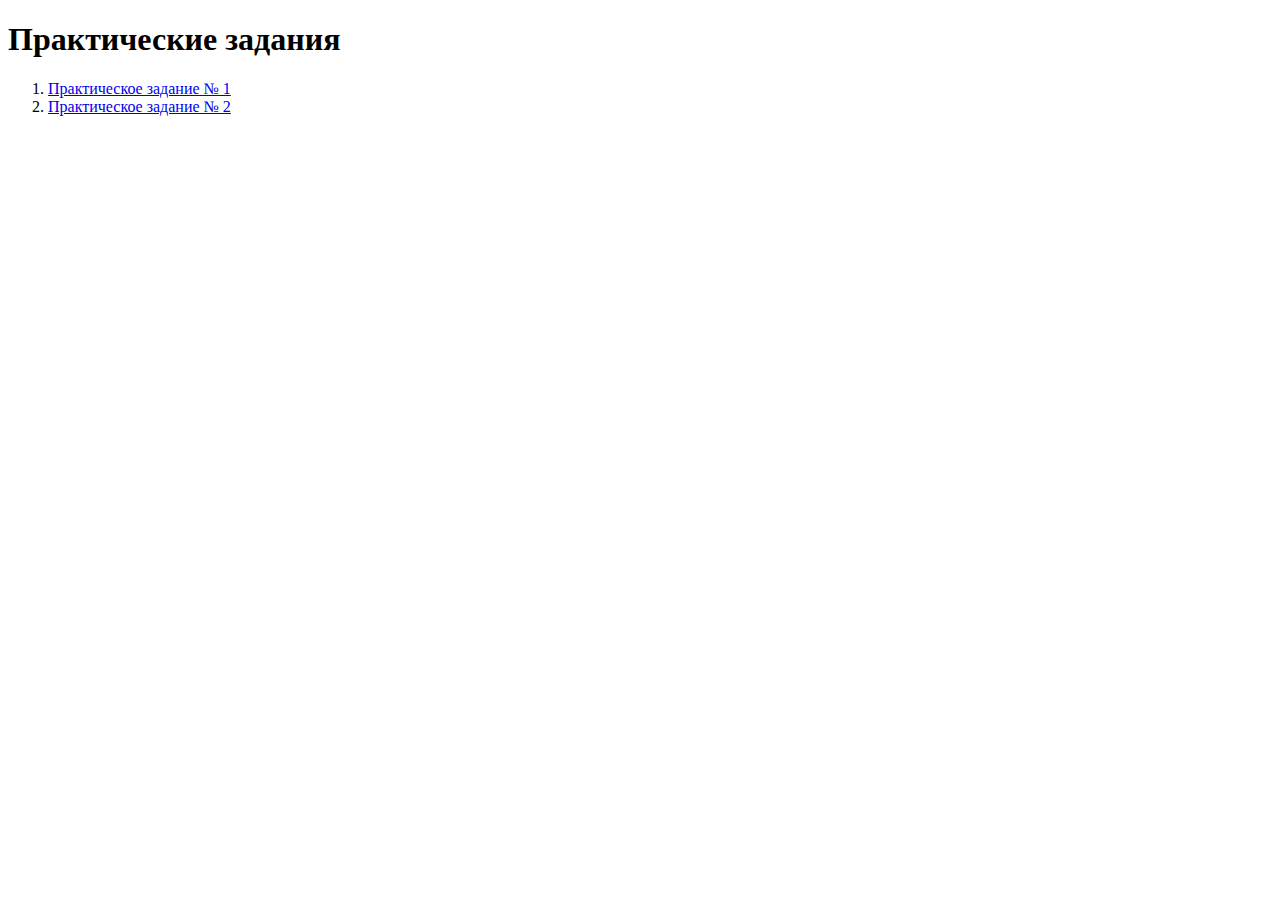
<file: index.html>
<!DOCTYPE html>
<html lang="en">
<head>
    <meta charset="UTF-8">
    <meta name="viewport" content="width=device-width, initial-scale=1.0">
    <title>Информация</title>
</head>
<body>
    <h1>Практические задания</h1>
    <ol>
        <li><a href="task1.html">Практическое задание № 1</a></li>
        <li><a href="task2.html">Практическое задание № 2</a></li>
    </ol>
</body>
</html>
</file>
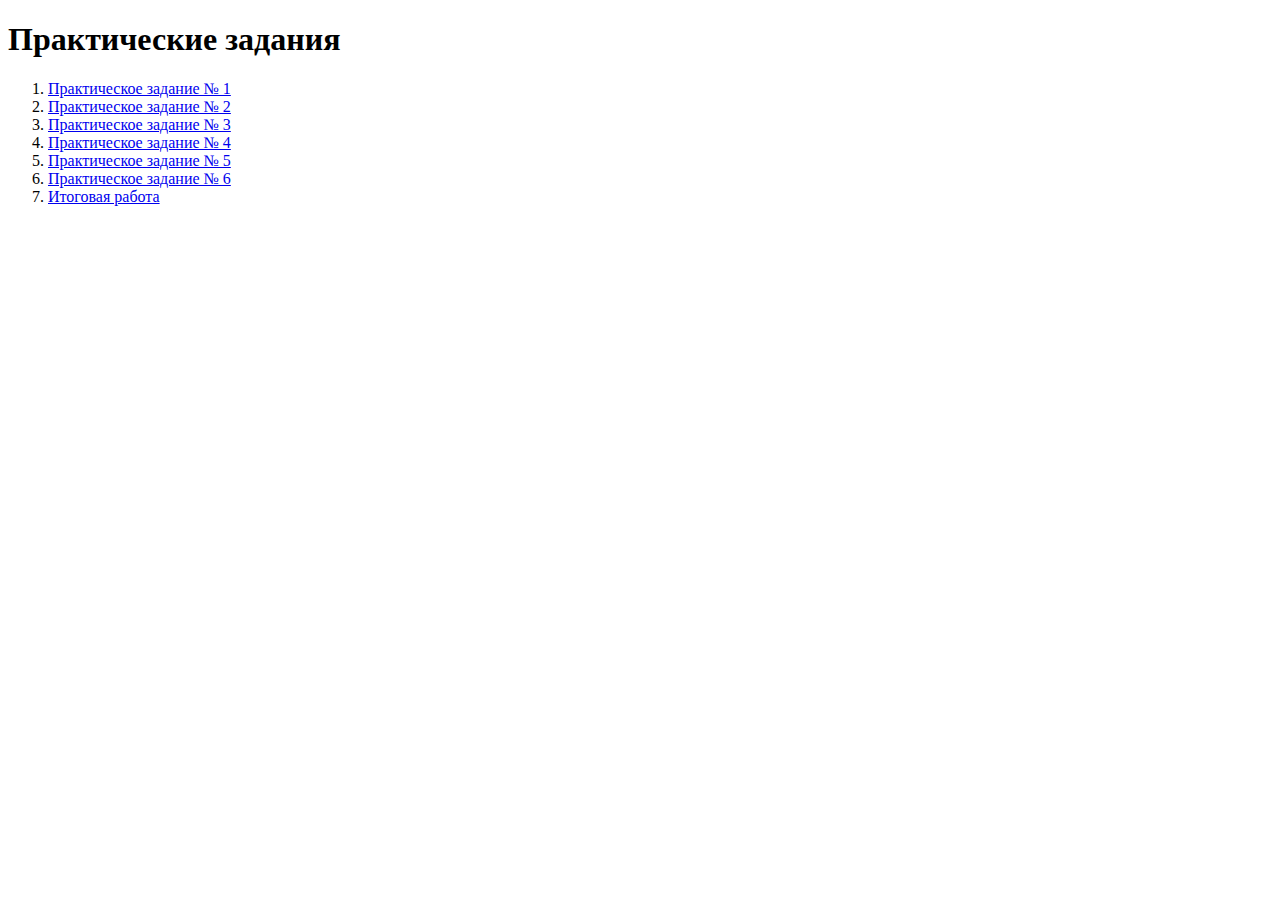
<file: Итоговая Чай/index.html>
<!DOCTYPE html>
<html lang="en">
<head>
    <meta charset="UTF-8">
    <meta name="viewport" content="width=device-width, initial-scale=1.0">
    <title>Информация</title>
</head>
<body>
    <h1>Практические задания</h1>
    <ol>
        <li><a href="task1.html">Практическое задание № 1</a></li>
        <li><a href="task2.html">Практическое задание № 2</a></li>
        <li><a href="task3.html">Практическое задание № 3</a></li>
        <li><a href="task4.html">Практическое задание № 4</a></li>
        <li><a href="task5.html">Практическое задание № 5</a></li>
        <li><a href="task6.html">Практическое задание № 6</a></li>
        <li><a href="Итоговая работа/index2.html">Итоговая работа</a></li>
    </ol>
</body>
</html>
</file>
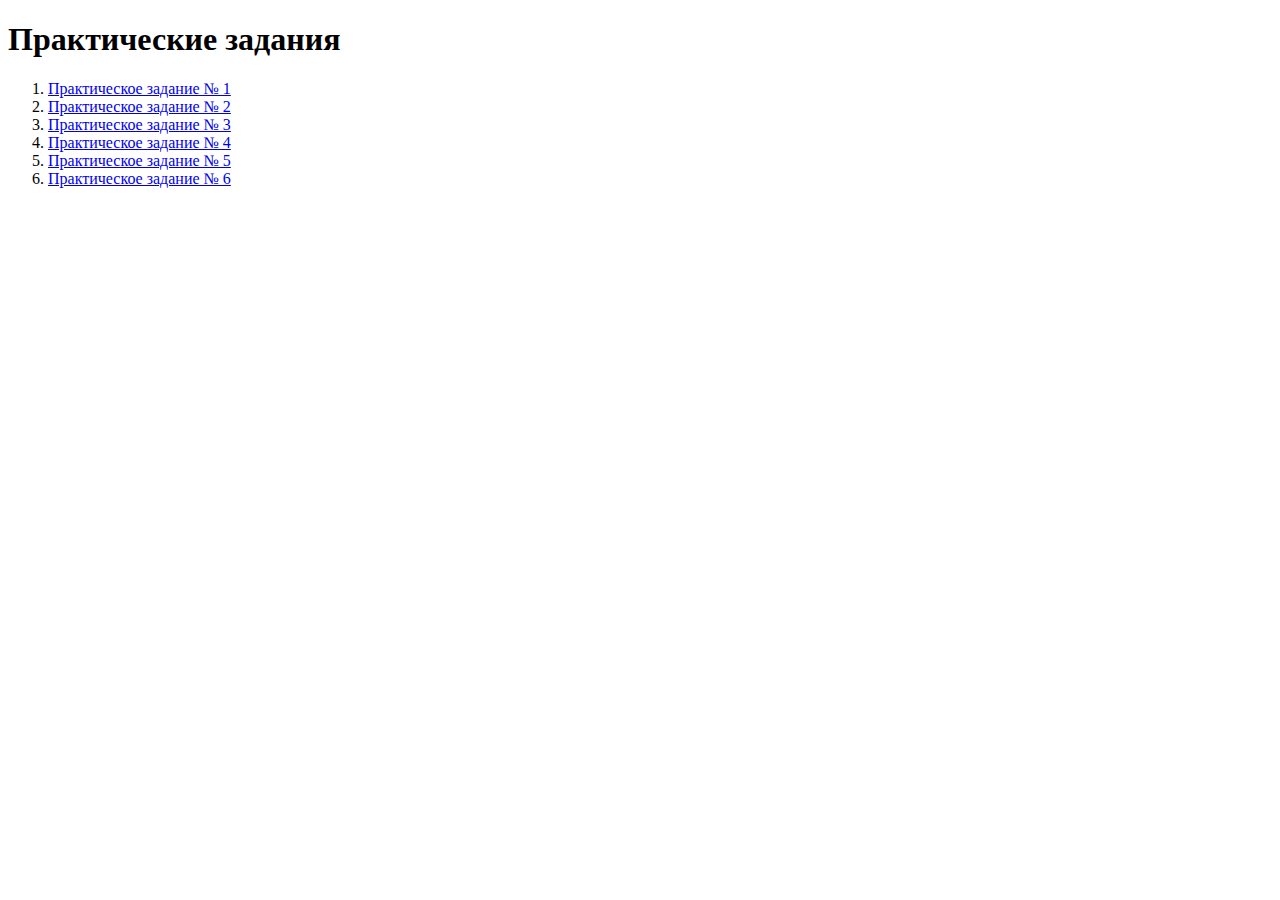
<file: Практическое 6/index.html>
<!DOCTYPE html>
<html lang="en">
<head>
    <meta charset="UTF-8">
    <meta name="viewport" content="width=device-width, initial-scale=1.0">
    <title>Информация</title>
</head>
<body>
    <h1>Практические задания</h1>
    <ol>
        <li><a href="task1.html">Практическое задание № 1</a></li>
        <li><a href="task2.html">Практическое задание № 2</a></li>
        <li><a href="task3.html">Практическое задание № 3</a></li>
        <li><a href="task4.html">Практическое задание № 4</a></li>
        <li><a href="task5.html">Практическое задание № 5</a></li>
        <li><a href="task6.html">Практическое задание № 6</a></li>
    </ol>
</body>
</html>
</file>
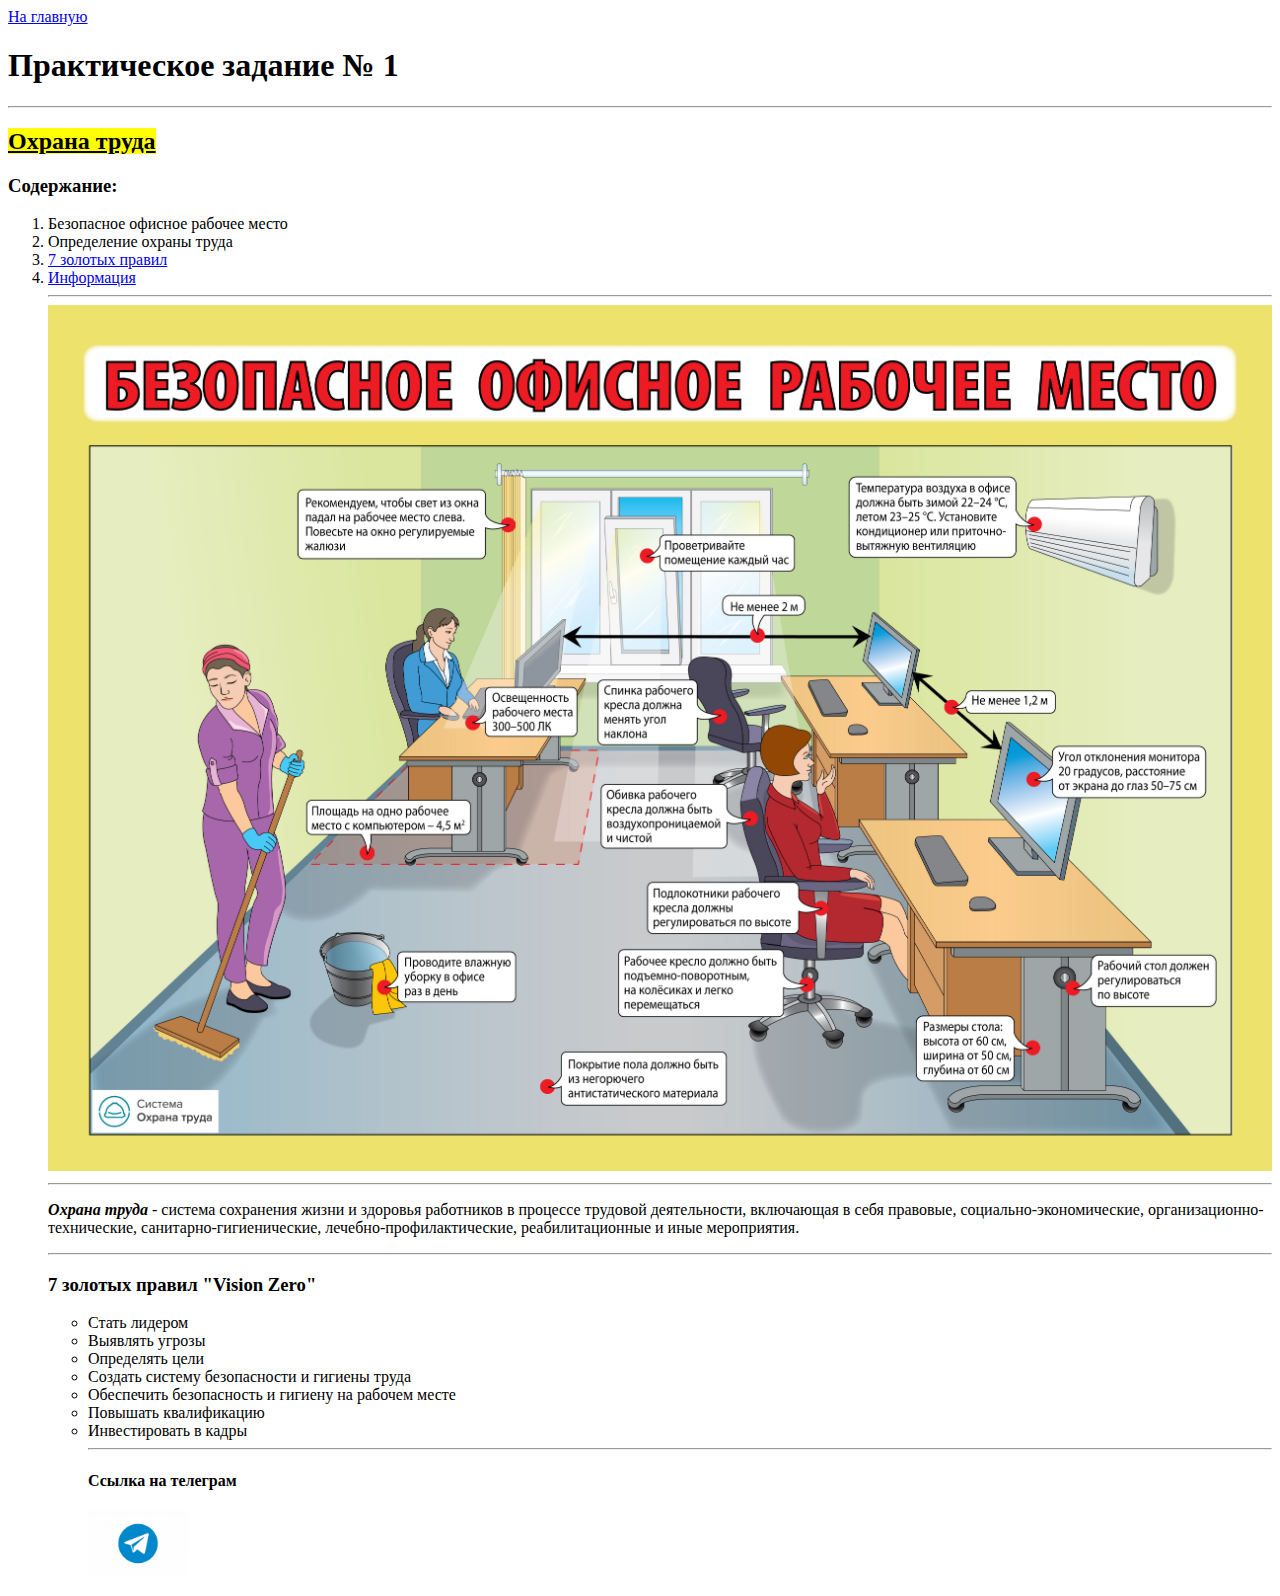
<file: task1.html>
<!DOCTYPE html>
<html lang="en">
<head>
    <meta charset="UTF-8">
    <meta name="viewport" content="width=device-width, initial-scale=1.0">
    <title>Информация</title>
</head>
<body>
    <a href="index.html">На главную</a>
  <h1>Практическое задание № 1</h1>  
  <hr>
  <h2><mark><u>Охрана труда</u></mark></h2>
  <h3>Содержание:</h3>
  <ol>
    <li>Безопасное офисное рабочее место</li>
    <li>Определение охраны труда</li>
    <li><a href="#7 золотых правил Vision Zero"> 7 золотых правил</a></li>
    <li><a href="#Информация"> Информация</a></li>
<hr>

<img width="100%" src="офис.jpg" alt="Охрана труда в офисе">
<hr>

<p><b><i>Охрана труда</i></b> - система сохранения жизни и здоровья работников в процессе 
    трудовой деятельности, включающая в себя правовые, социально-экономические, 
    организационно-технические, санитарно-гигиенические, лечебно-профилактические,
     реабилитационные и иные мероприятия.</p>
<hr>
<h3 id="7 золотых правил Vision Zero">7 золотых правил "Vision Zero"</h3>
<ul>
    <li>Стать лидером</li>
    <li>Выявлять угрозы</li>
    <li>Определять цели</li>
    <li>Создать систему безопасности и гигиены труда</li>
    <li>Обеспечить безопасность и гигиену на рабочем месте</li>
    <li>Повышать квалификацию</li>
    <li>Инвестировать в кадры</li>
<hr>
<h4 id="Информация">Ссылка на телеграм</h4>
<a href="https://t.me/ViktoriaTA15">
    <img width="100" src="Телеграм.jpg" alt="Ссылка на телеграм">
    </a><br>
 
</body>
</html>
</file>
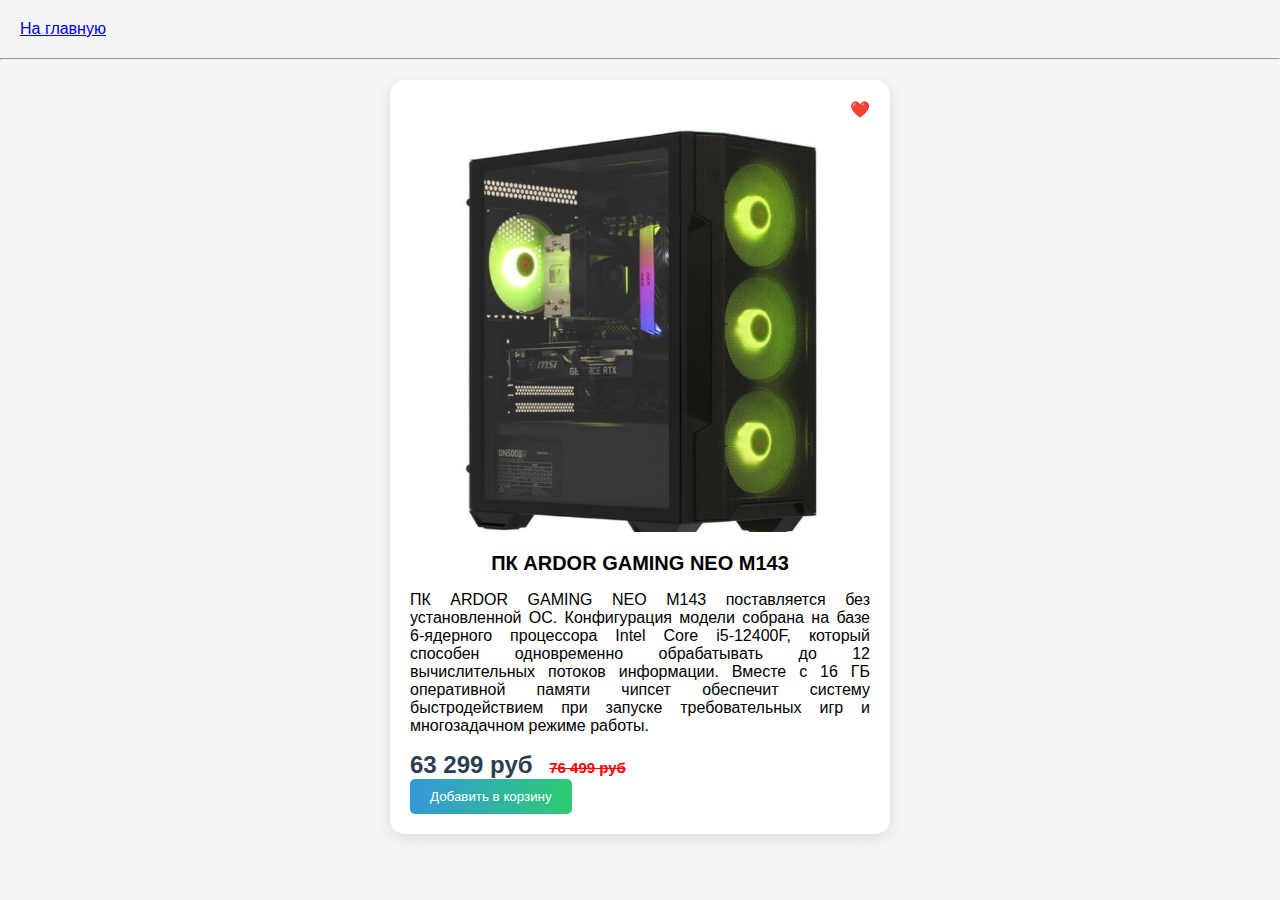
<file: task2.html>
<!DOCTYPE html>
<html lang="en">
<head>
    <meta charset="UTF-8">
    <meta name="viewport" content="width=device-width, initial-scale=1.0">
    <title>Карточка</title>
    <link rel="stylesheet" href="task2.css">
</head>
<body>
    <body>
        <a class="back-to-main" href="index.html">На главную</a>
        <hr>
<div class="card">
    <p class="favorite">
        <a href="#">❤️</a>
    </p>
    <img width="550px" src="компьютер.jpg" alt="Нет картинки">
    <h3>ПК ARDOR GAMING NEO M143</h3>
    <p class="info">ПК ARDOR GAMING NEO M143 поставляется без установленной ОС. Конфигурация модели собрана на базе 6-ядерного процессора Intel Core i5-12400F, который способен одновременно обрабатывать до 12 вычислительных потоков информации. Вместе с 16 ГБ оперативной памяти чипсет обеспечит систему быстродействием при запуске требовательных игр и многозадачном режиме работы.</p>
    <p class="price">63 299 руб <span class="old-price">76 499 руб</span></p>
    <button>Добавить в корзину</button>
    </div>
  
    
</body>
</html>
</file>
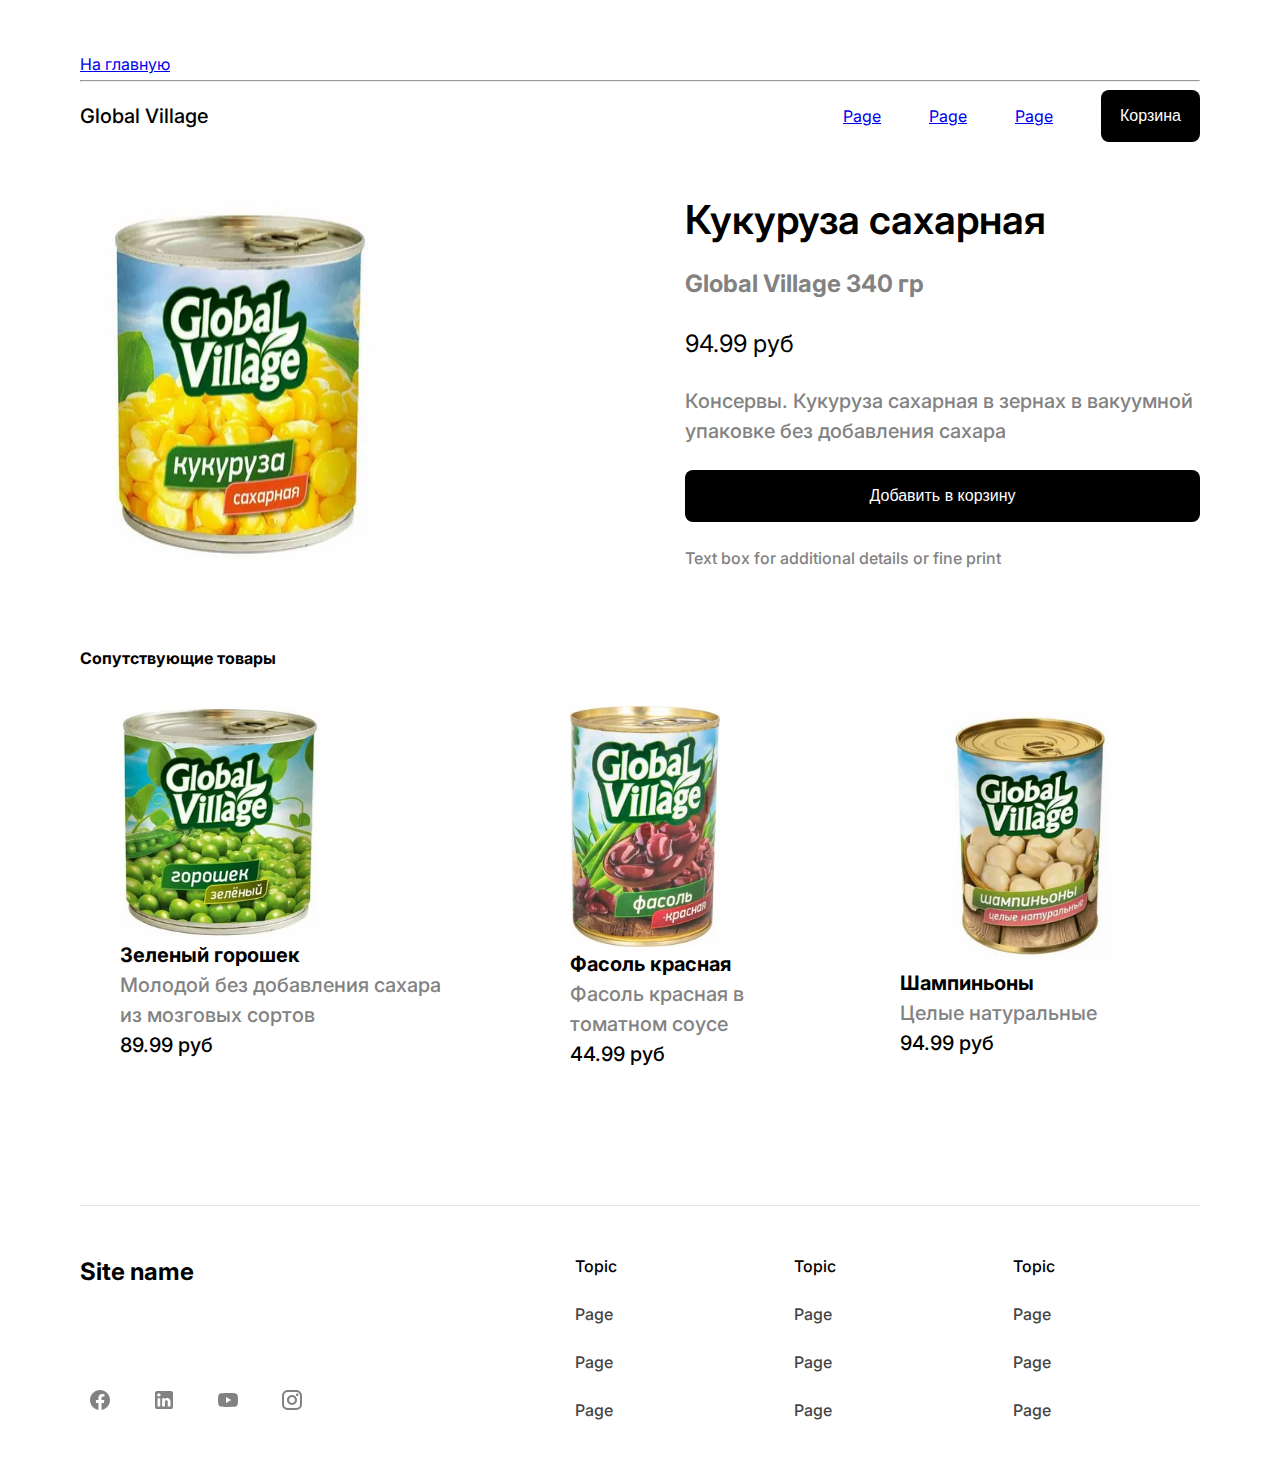
<file: task3.html>
<!DOCTYPE html>
<html lang="ru">
<head>
    <meta charset="UTF-8">
    <meta name="viewport" content="width=device-width, initial-scale=1.0">
    <title>Document</title>
    <link rel="stylesheet" href="css/reset.css">
 <link rel="stylesheet" href="css/task3.css">
</head>
<body>
    <a class="back-to-main" href="index.html">На главную</a>
        <hr>
   <header>
    <a class="logo" href="#">
    Global Village 
   </a>
   <nav>
    <a href="#">Page</a>
    <a href="#">Page</a>
    <a href="#">Page</a>
    <button>Корзина</button>
   </nav>
   </header>
<main>
<section class="hero-product">
    <img src="images/task3/кукуруза.png" alt="">
    <div class="hero-product-description">
        <h1>Кукуруза сахарная</h1>
        <h2>Global Village 340 гр</h2>
        <p class="hero-product-price">94.99 руб</p>
        <p class="hero-product-about">Консервы. Кукуруза сахарная в зернах в вакуумной упаковке без добавления сахара</p>
   <button>Добавить в корзину</button>
   <p class="hero-product-additional-details">Text box for additional details or fine print</p>
    </div>
</section>
<section class="proudcts">
    <h2>Сопутствующие товары</h2>
    <div class="product-cards">
        <figure class="product-card">
<img width="200px" src="images/task3/горох.png"">
<figcaption>
    <h3>Зеленый горошек</h3>
    <p class="product-card-about">Молодой без добавления сахара из мозговых сортов</p>
<p class="product-card-price">89.99 руб</p>
</figcaption>
        </figure>
<figure class="product-card">
<img width="150px" src="images/task3/фасоль.png" alt="">
<figcaption>
    <h3>Фасоль красная</h3>
    <p class="product-card-about">Фасоль красная в томатном соусе</p>
<p class="product-card-price">44.99 руб</p>
</figcaption>
        </figure>
        <figure class="product-card">
<img width="260px" src="images/task3/грибы.png" alt="">
<figcaption>
    <h3>Шампиньоны</h3>
    <p class="product-card-about">Целые натуральные</p>
<p class="product-card-price">94.99 руб</p>
</figcaption>
        </figure>
    </div>
</section>
</main>
 <footer>
    <div class="footer-info">
        <h2>Site name</h2>
        <div class="social-media">
            <a href="#"><img src="images/icons/Icon.svg" alt=""></a>
              <a href="#"><img src="images/icons/Icon-1.svg" alt=""></a>
                <a href="#"><img src="images/icons/Icon-2.svg" alt=""></a>
                  <a href="#"><img src="images/icons/Icon-3.svg" alt=""></a>
        </div>
    </div>
    <div class="footer-links">
        <ul class="footer-links-list">
           <h3>Topic</h3>
           <li><a href="#">Page</a></li> 
             <li><a href="#">Page</a></li>
               <li><a href="#">Page</a></li>
        </ul>
          <ul class="footer-links-list">
           <h3>Topic</h3>
           <li><a href="#">Page</a></li> 
             <li><a href="#">Page</a></li>
               <li><a href="#">Page</a></li>
        </ul>
          <ul class="footer-links-list">
           <h3>Topic</h3>
           <li><a href="#">Page</a></li> 
             <li><a href="#">Page</a></li>
               <li><a href="#">Page</a></li>
        </ul>
    </div>
 </footer>
</body>
</html>
</file>
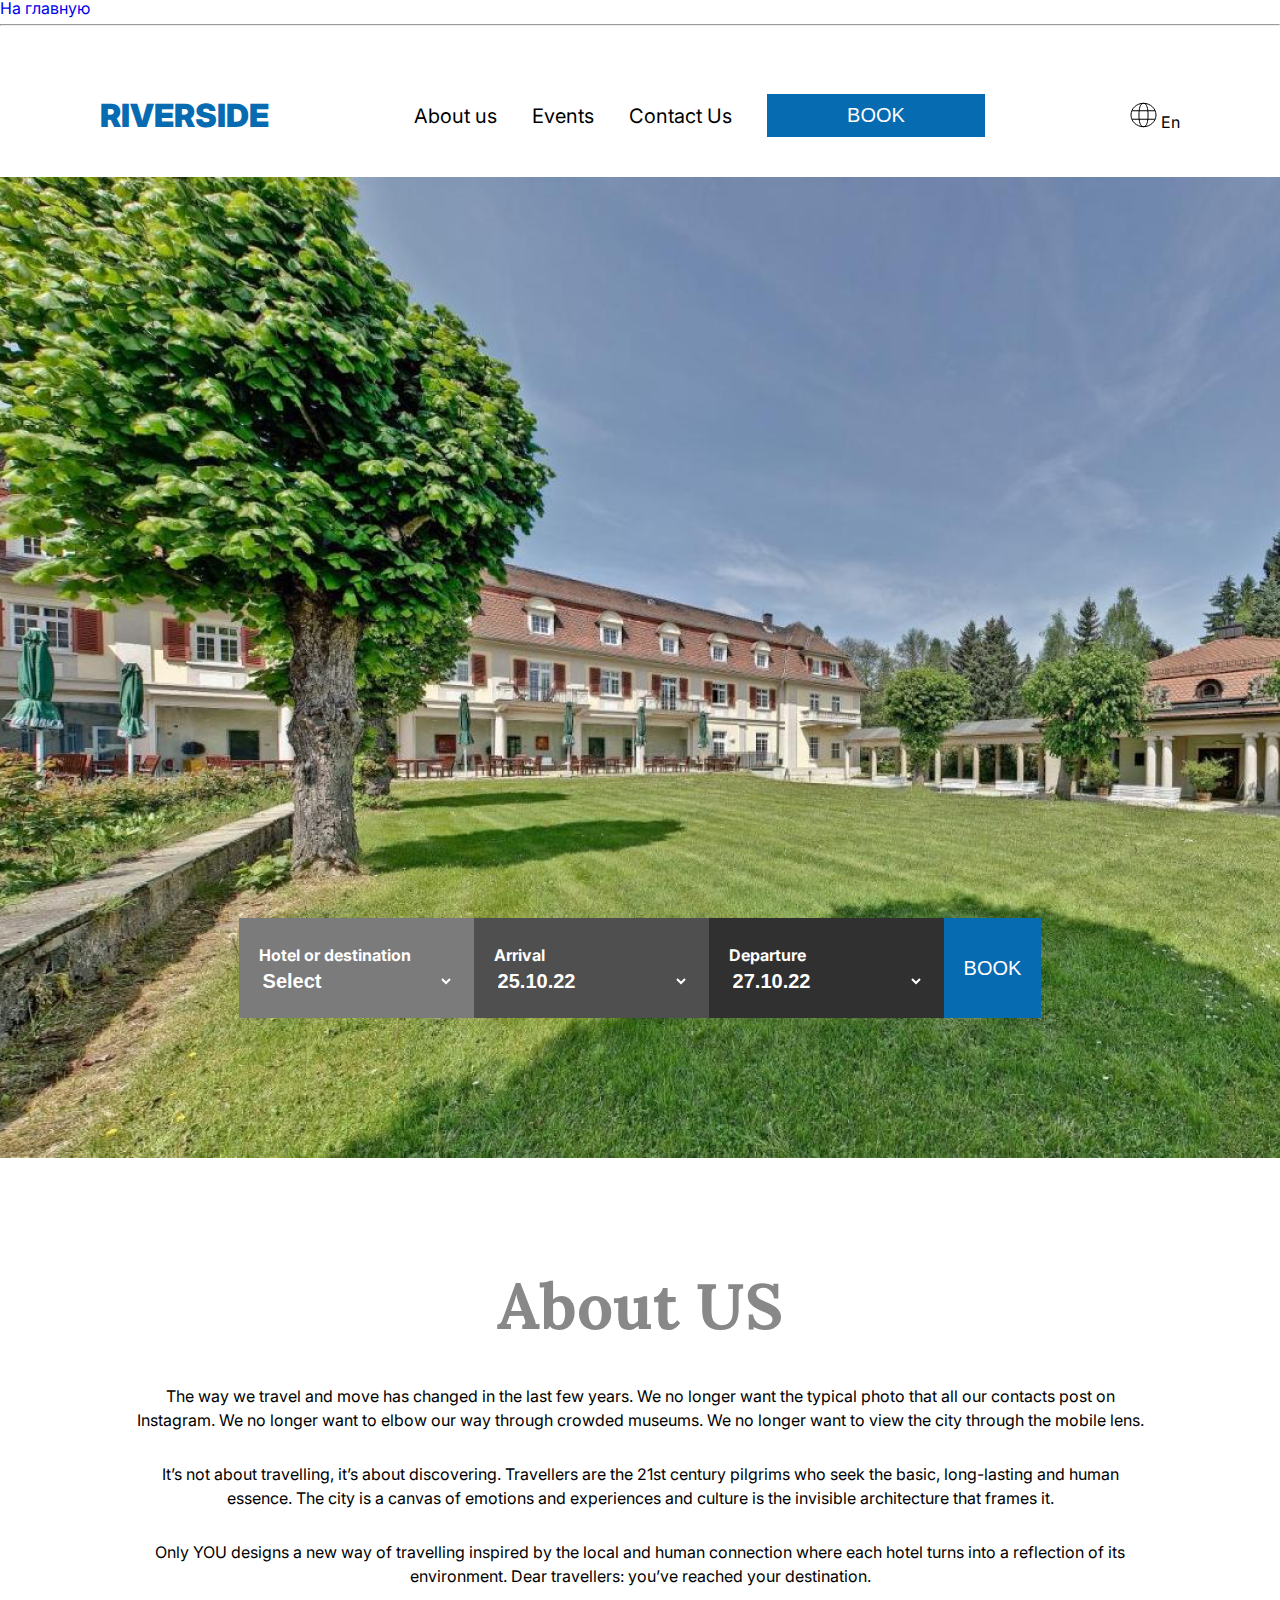
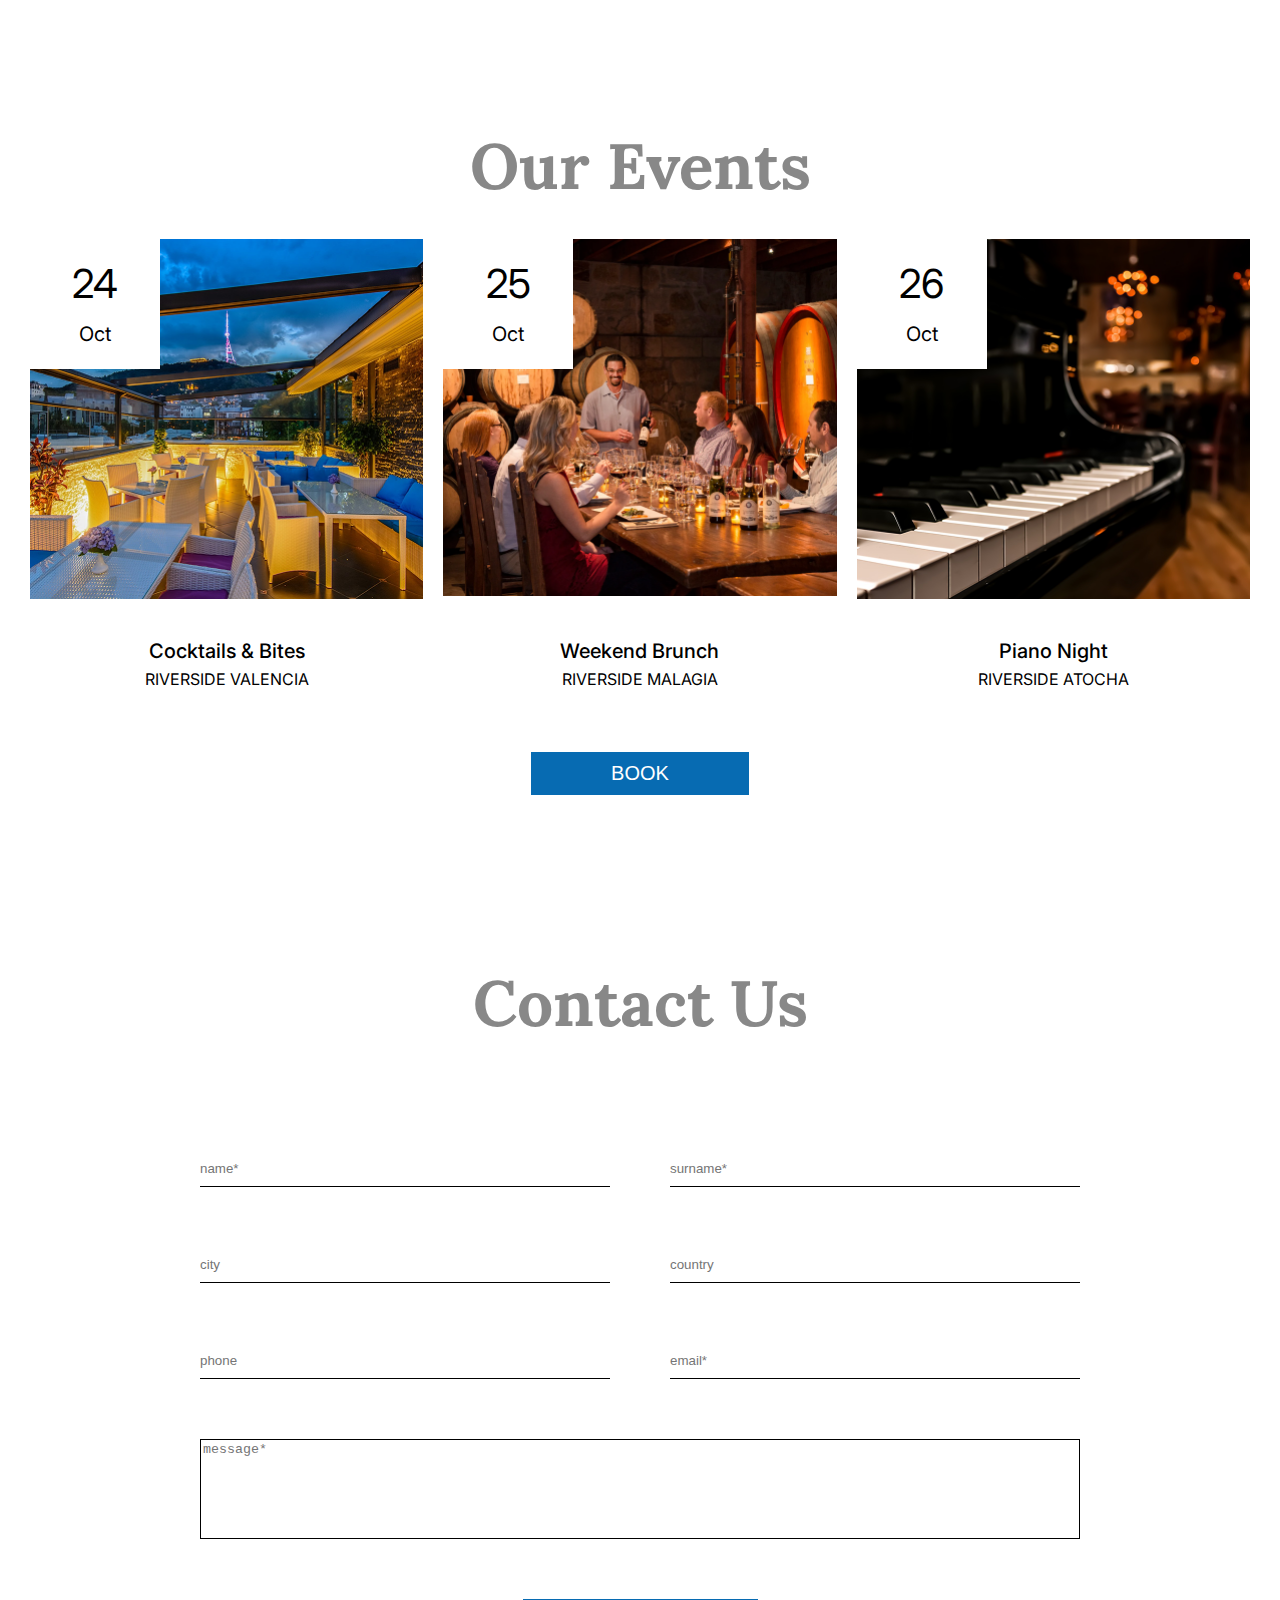
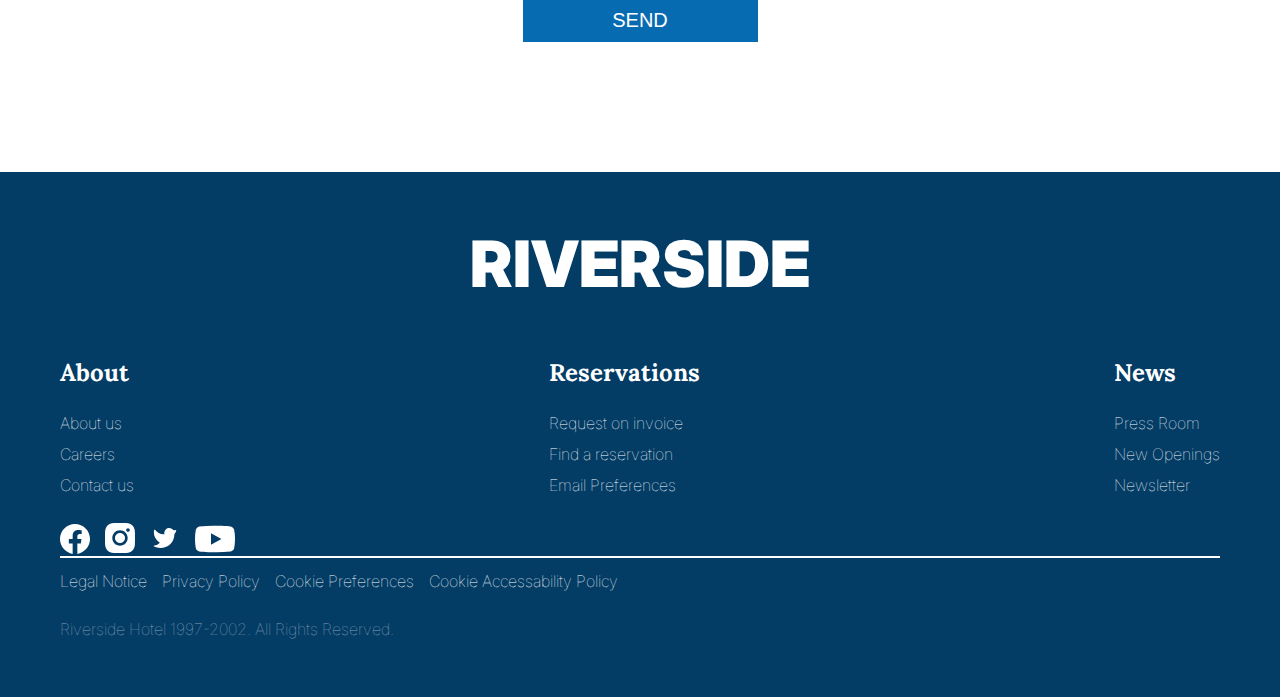
<file: task4.html>
<!DOCTYPE html>
<html lang="en">

<head>
    <meta charset="UTF-8">
    <meta name="viewport" content="width=device-width, initial-scale=1.0">
    <title>Document</title>
    <link rel="stylesheet" href="css/reset.css">
    <link rel="stylesheet" href="css/task4.css">
</head>

<body>
     <a class="back-to-main" href="index.html">На главную</a>
        <hr>
<header>
    <button class="burger-btn">
        <img src="images/icons/burger-menu.svg" alt="">
    </button>
    <a href="task4.html" class="logo">
Riverside
    </a>
<nav>
    <a href="#">About us</a>
    <a href="#">Events</a>
    <a href="#">Contact Us</a>
    <button>book</button>
</nav>
<div>
    <img src="images/icons/lang.svg" alt="Логотип">
    <span>En</span>
</div>
</header>
<main>
    <section class="hero">
        <div class="hero-choose">
            <h4>Hotel or destination</h4>
            <select name="" id="">
                <option value="">Select</option>
            </select>
        </div>
         <div class="hero-choose">
            <h4>Arrival</h4>
            <select name="" id="">
                <option value="">25.10.22</option>
            </select>
        </div>
         <div class="hero-choose">
            <h4>Departure</h4>
            <select name="" id="">
                <option value="">27.10.22</option>
            </select>
        </div>
         <button>book</button>
            </select>
        </div>
    </section>
    <section class="about-us">
        <h2 id="about-us">About US</h2>
        <p>The way we travel and move has changed in the last few years. We no longer want the typical photo that all our contacts post on Instagram. We no longer want to elbow our way through crowded museums. We no longer want to view the city through the mobile lens.</p>
        <p>It’s not about travelling, it’s about discovering. Travellers are the 21st century pilgrims who seek the basic, long-lasting and human essence. The city is a canvas of emotions and experiences and culture is the invisible architecture that frames it.</p>
        <p>Only YOU designs a new way of travelling inspired by the local and human connection where each hotel turns into a reflection of its environment. Dear travellers: you’ve reached your destination.</p>

    </section>
    <section class="our-events">
        <h2 id="our-events">Our Events</h2>
        <div class="cards">
            <div class="card">
                <img src="images/cards/card-1.png" alt="">
                <div class="card-body">
                    <h4>Cocktails & Bites</h4>
                    <p>Riverside Valencia</p>
                </div>
                <div class="card-date">
               <span class="card-date-day">24</span>
               <br>Oct
            </div>
            </div>
             <div class="card">
                <img src="images/cards/card-2.png" alt="">
                <div class="card-body">
                    <h4>Weekend Brunch</h4>
                    <p>Riverside Malagia</p>
                </div>
                <div class="card-date">
               <span class="card-date-day">25</span>
               <br>Oct
            </div>
            </div>
             <div class="card">
                <img src="images/cards/card-3.png" alt="">
                <div class="card-body">
                    <h4>Piano Night</h4>
                    <p>Riverside Atocha</p>
                </div>
                <div class="card-date">
               <span class="card-date-day">26</span>
               <br>Oct
            </div>
            </div>
        </div>
<button>Book</button>
    </section>
    <section class="contact-us">
        <h2 id="contact-us">Contact Us</h2>
        <form action="" class="contact-form">
            <div class="contact-form-fields">
            <input type="text" placeholder="name*"required>
             <input type="text" placeholder="surname*"required>
              <input type="text" placeholder="city">
               <input type="text" placeholder="country">
                <input type="tel" placeholder="phone">
                 <input type="email" placeholder="email*"required>
        </div>
        <textarea name="" id="" required placeholder="message*"></textarea>
        <button>Send</button>
        </form>
    </section>
</main>
<footer>
    <section class="footer-body">
    <h3>Riverside</h3>
    <div class="footer-body-links">
        <ul>
            <h4>About</h4>
            <li><a href="#">About us</a></li>
            <li><a href="#">Careers</a></li>
            <li><a href="#">Contact us</a></li>
        </ul>
<ul>
            <h4>Reservations</h4>
            <li><a href="#">Request on invoice</a></li>
            <li><a href="#">Find a reservation</a></li>
            <li><a href="#">Email Preferences</a></li>
        </ul>
        <ul>
            <h4>News</h4>
            <li><a href="#">Press Room</a></li>
            <li><a href="#">New Openings</a></li>
            <li><a href="#">Newsletter</a></li>
        </ul>
    </div>
    <div class="footer-social-media">
        <a href="#"><img src="images/icons/facebook.svg" alt=""></a>
        <a href="#"><img src="images/icons/instagram.svg" alt=""></a>
        <a href="#"><img src="images/icons/twitter.svg" alt=""></a>
        <a href="#"><img src="images/icons/youtube.svg" alt=""></a>
    </div>
    <div class="footer-policy">
       <a href="#">Legal Notice</a>
       <a href="#">Privacy Policy</a>
        <a href="#">Cookie Preferences</a>
        <a href="#">Cookie Accessability Policy</a>
</div>
    <p class="rights">
        Riverside Hotel 1997-2002. All Rights Reserved.
    </p>
    </section>
    
</footer>
</body>

</html>
</file>
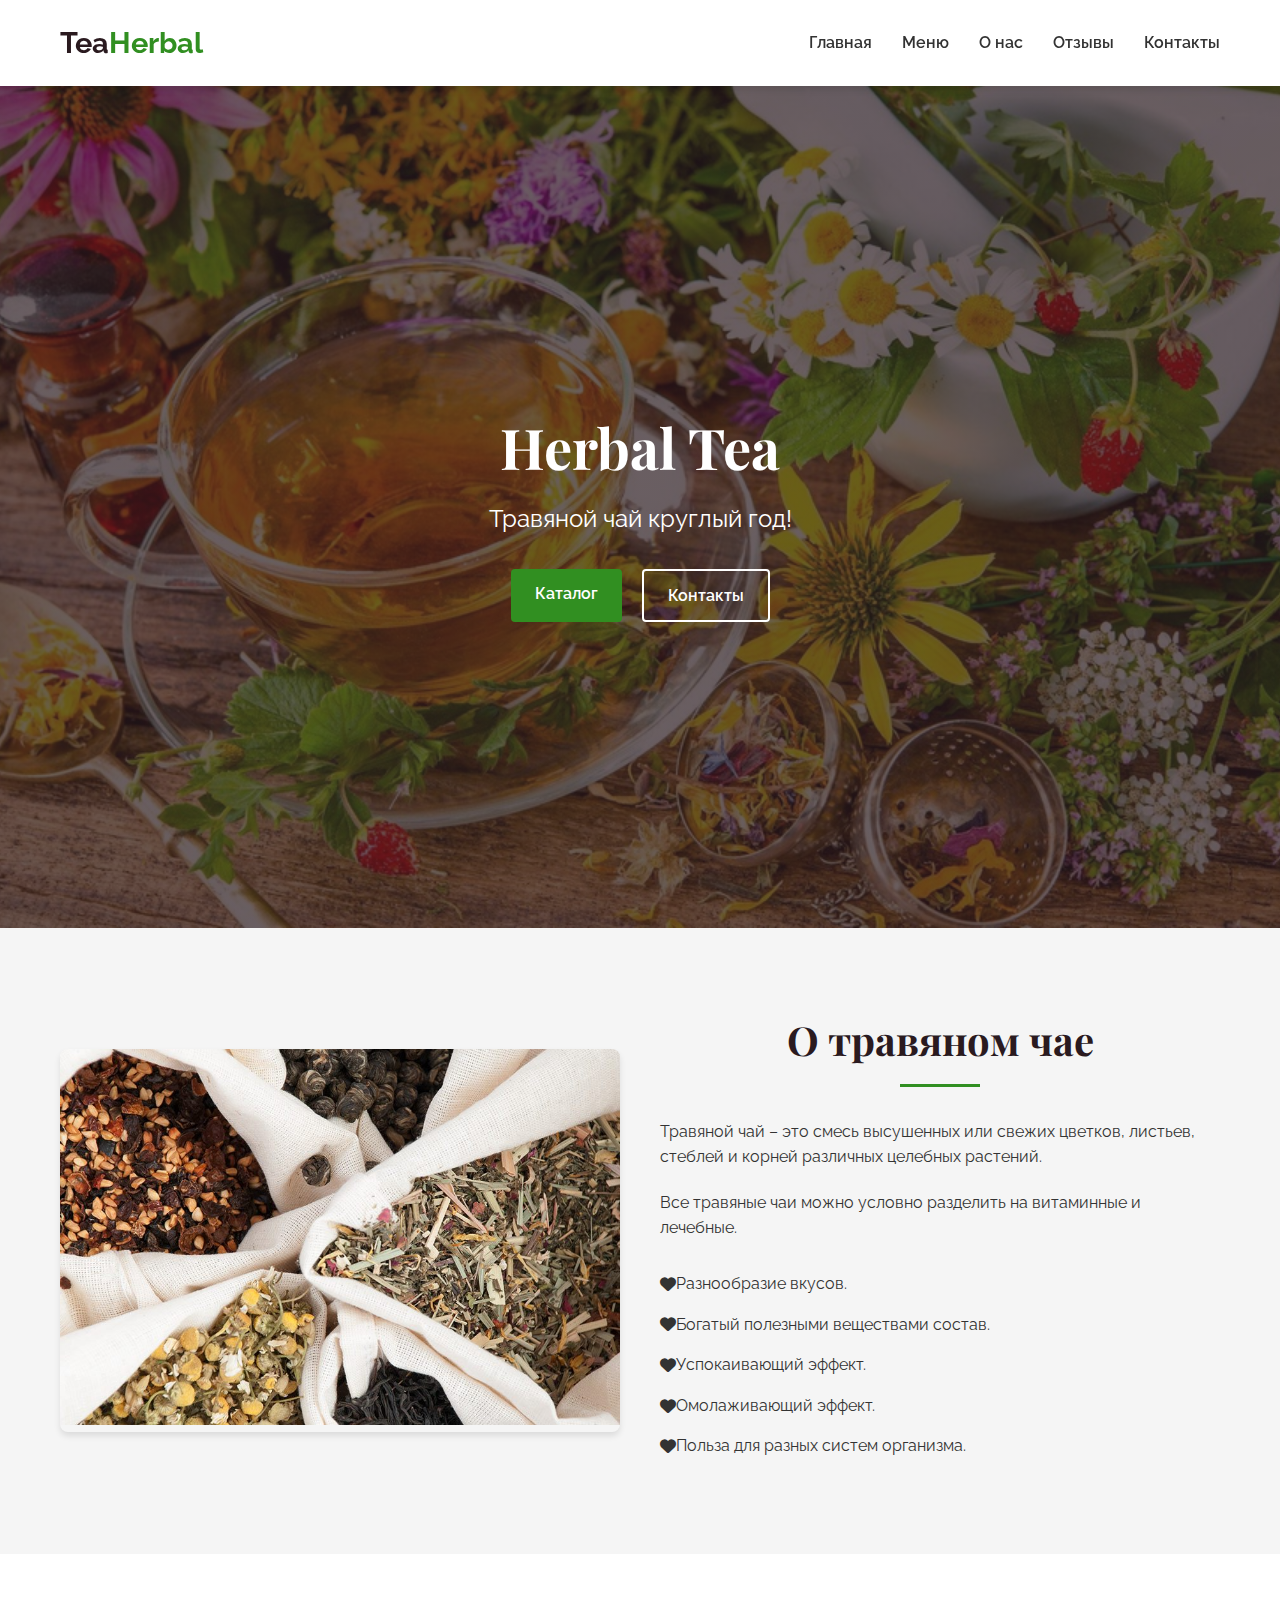
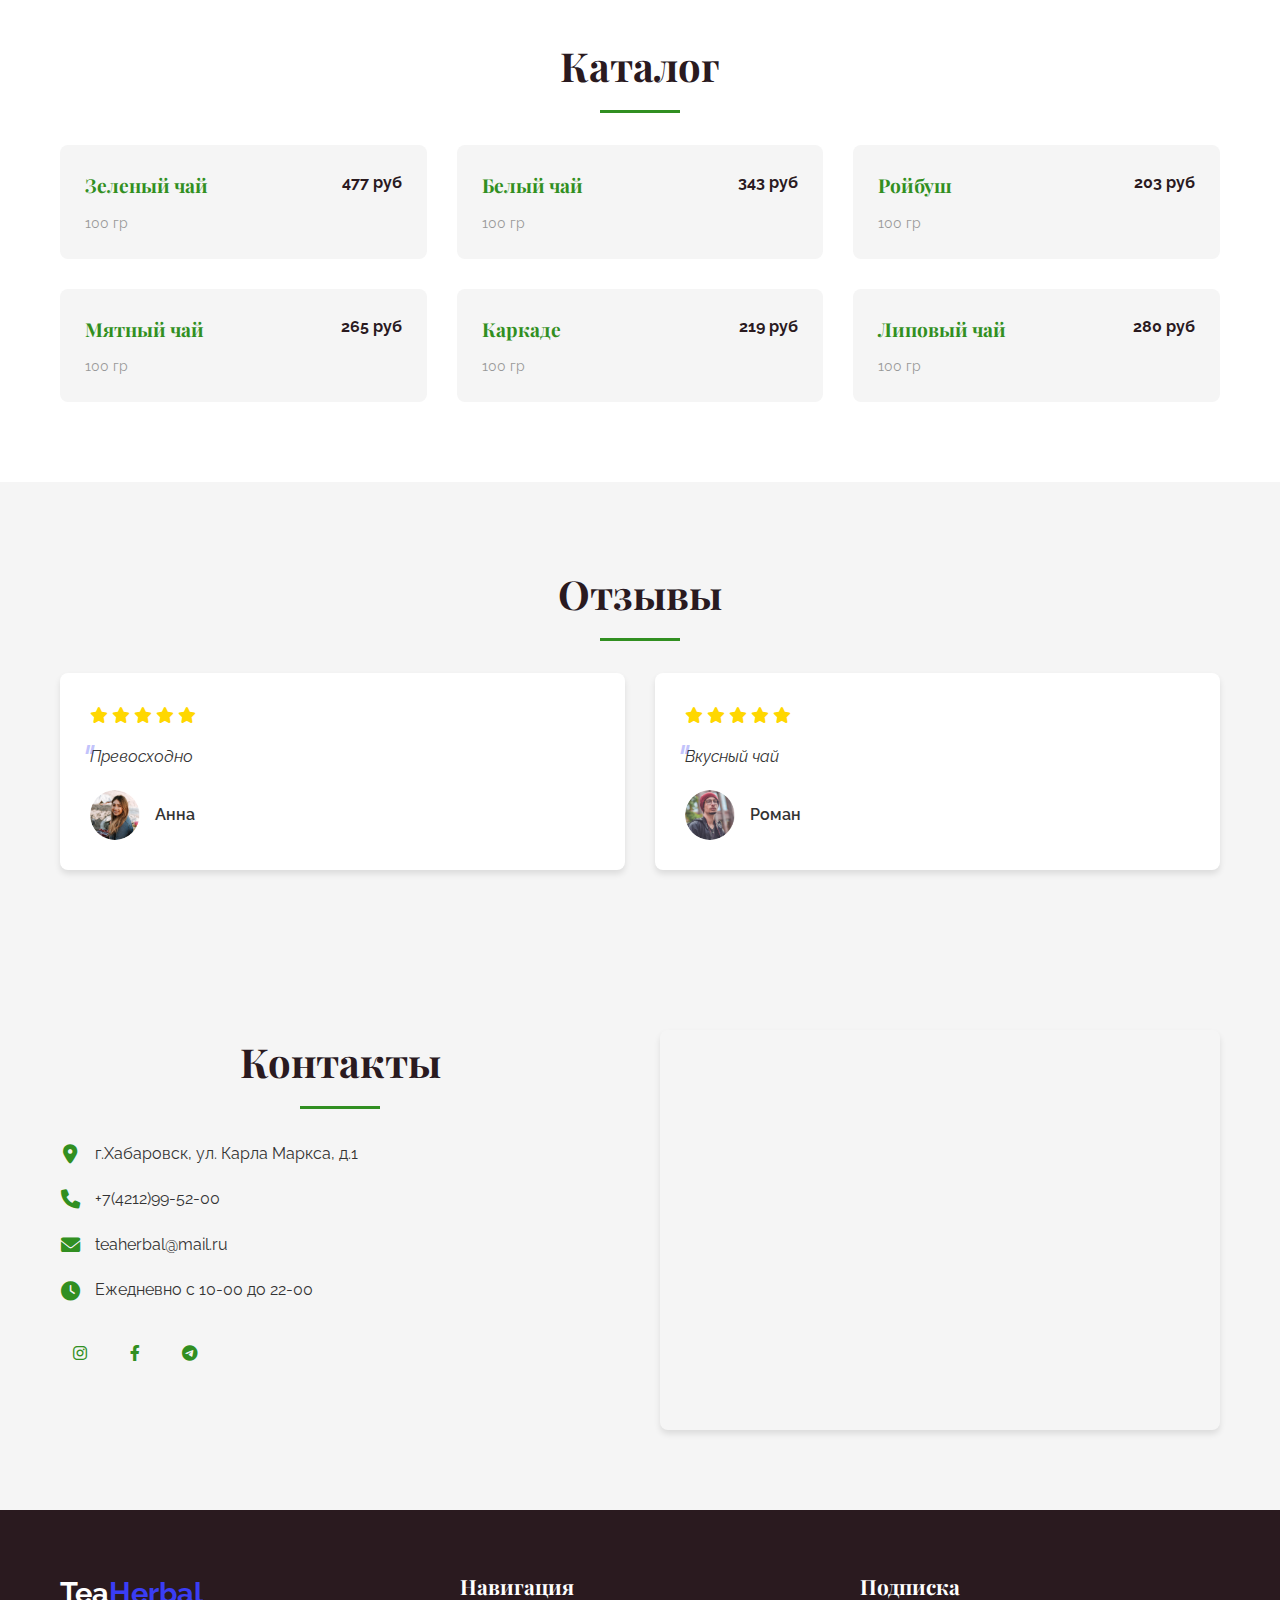
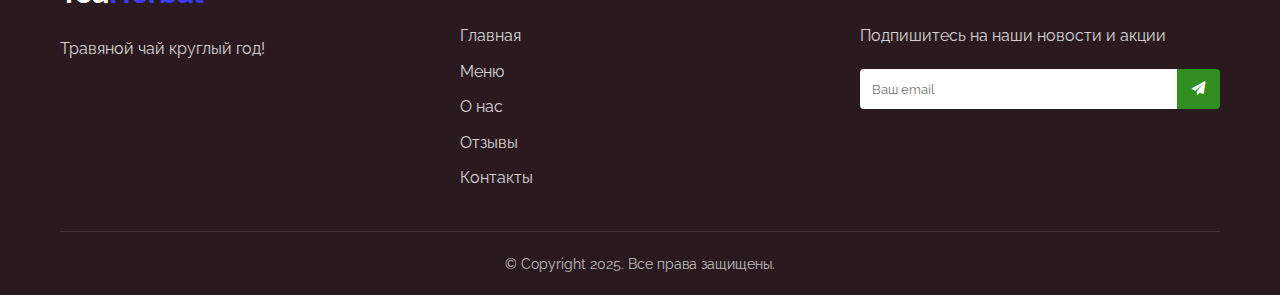
<file: Итоговая работа/index2.html>
<!DOCTYPE html>
<html lang="ru">

<head>
    <meta charset="UTF-8">
    <meta name="viewport" content="width=device-width, initial-scale=1.0">
    <title>Название сайта</title>

    <link
        href="https://fonts.googleapis.com/css2?family=Playfair+Display:wght@400;700&family=Raleway:wght@400;600&display=swap"
        rel="stylesheet">
    <link rel="stylesheet" href="https://cdnjs.cloudflare.com/ajax/libs/font-awesome/6.0.0-beta3/css/all.min.css">
    <link rel="stylesheet" href="css/reset.css">
    <link rel="stylesheet" href="css/styles.css">
</head>

<body>
    <a class="back-to-main" href="index.html">На главную</a>
    <hr>
<header class="header">
    <div class="container">
        <div class="header__inner">
            <a href="#" class="logo">Tea<span>Herbal</span></a>
                <nav class="nav">
                    <ul class="nav__list">
                        <li class="nav__item"><a href="#" class="nav__link">Главная</a></li>
                        <li class="nav__item"><a href="#menu" class="nav__link">Меню</a></li>
                        <li class="nav__item"><a href="#about" class="nav__link">О нас</a></li>
                        <li class="nav__item"><a href="#reviews" class="nav__link">Отзывы</a></li>
                        <li class="nav__item"><a href="#contacts" class="nav__link">Контакты</a></li>
                    </ul>
                </nav>
            <button class="menu-toggle" aria-label="Меню">
                <span class="menu-toggle__line"></span>
                <span class="menu-toggle__line"></span>
                <span class="menu-toggle__line"></span>
                </button>
        </div>
    </div>
</header>

<main class="main">
    <section class="hero">
        <div class="container">
            <h1 class="hero__title">Herbal Tea</h1>
            <p class="hero__subtitle">Травяной чай круглый год!</p>
            <div class="hero__buttons">
                <a href="#menu" class="btn btn--primary">Каталог</a>
                <a href="#contacts" class="btn btn--outline">Контакты</a>
            </div>
        </div>
    </section>

    <section id="about" class="about">
        <div class="container">
            <div class="about__inner">
                <div class="about__image">
                    <img src="images/bg-1.jpg" alt="">
                </div>
            <div class="about__content">
                <h2 class="section-title">О травяном чае</h2>
                <p class="about__text">Травяной чай – это смесь высушенных или свежих цветков, листьев, стеблей и корней различных целебных растений.</p>
                <p class="about__text">Все травяные чаи можно условно разделить на витаминные и лечебные.</p>
                    <ul class="about__features">
                        <li class="feature-item">
                       <i class="fa-solid fa-heart"></i>
                            <span>Разнообразие вкусов.</span>
                        </li>
                        <li class="feature-item">
                            <i class="fa-solid fa-heart"></i>
                            <span>Богатый полезными веществами состав.</span>
                        </li>
                        <li class="feature-item">
                            <i class="fa-solid fa-heart"></i>
                            <span>Успокаивающий эффект.</span>
                        </li>
                        <li class="feature-item">
                            <i class="fa-solid fa-heart"></i>
                        <span>Омолаживающий эффект.</span>
                        </li>
                        <li class="feature-item">
                            <i class="fa-solid fa-heart"></i>
                            <span>Польза для разных систем организма. </span>
                        </li>
                        </ul>
            </div>
            </div>
        </div>
    </section>

    <section id="menu" class="menu">
        <div class="container">
            <h2 class="section-title">Каталог</h2>
            <div class="menu__content active" id="coffee">
                <div class="menu__grid">
                    <div class="menu-item">
                        <div class="menu-item__header">
                            <h3 class="menu-item__title">Зеленый чай</h3>
                            <span class="menu-item__price">477 руб</span>
                        </div>
                            <p class="menu-item__description">100 гр</p>
                    </div>
                        <div class="menu-item">
                            <div class="menu-item__header">
                                <h3 class="menu-item__title">Белый чай</h3>
                                <span class="menu-item__price">343 руб</span>
                            </div>
                            <p class="menu-item__description">100 гр</p>
                        </div>
                        <div class="menu-item">
                            <div class="menu-item__header">
                                <h3 class="menu-item__title">Ройбуш</h3>
                                <span class="menu-item__price">203 руб</span>
                            </div>
                            <p class="menu-item__description">100 гр</p>
                        </div>
                        <div class="menu-item">
                            <div class="menu-item__header">
                                <h3 class="menu-item__title">Мятный чай</h3>
                                <span class="menu-item__price">265 руб</span>
                            </div>
                            <p class="menu-item__description">100 гр</p>
                        </div>
                        <div class="menu-item">
                            <div class="menu-item__header">
                                <h3 class="menu-item__title">Каркаде</h3>
                                <span class="menu-item__price">219 руб</span>
                            </div>
                            <p class="menu-item__description">100 гр</p>
                        </div>
                        <div class="menu-item">
                            <div class="menu-item__header">
                                <h3 class="menu-item__title">Липовый чай</h3>
                                <span class="menu-item__price">280 руб</span>
                            </div>
                            <p class="menu-item__description">100 гр</p>
                        </div>
                    </div>
                </div>

            </div>
        </section>

        <section id="reviews" class="reviews">
            <div class="container">
                <h2 class="section-title">Отзывы</h2>
                <div class="reviews__slider">
                    <div class="review">
                        <div class="review__rating">
                            <i class="fas fa-star"></i>
                            <i class="fas fa-star"></i>
                            <i class="fas fa-star"></i>
                            <i class="fas fa-star"></i>
                            <i class="fas fa-star"></i>
                        </div>
                        <p class="review__text">Превосходно </p>
                        <div class="review__author">
                            <img src="images/avatar/avatar-2.png" alt=""
                                class="review__photo">
                            <span class="review__name">Анна</span>
                        </div>
                    </div>
                    <div class="review">
                        <div class="review__rating">
                            <i class="fas fa-star"></i>
                            <i class="fas fa-star"></i>
                            <i class="fas fa-star"></i>
                            <i class="fas fa-star"></i>
                            <i class="fas fa-star"></i>
                        </div>
                        <p class="review__text">Вкусный чай</p>
                        <div class="review__author">
                            <img src="images/avatar/avatar-1.png" alt=""
                                class="review__photo">
                            <span class="review__name">Роман</span>
                        </div>
                    </div>
                    </div>
                </div>
        </section>

        <section id="contacts" class="contacts">
            <div class="container">
                <div class="contacts__inner">
                    <div class="contacts__info">
                        <h2 class="section-title">Контакты</h2>
                        <div class="contact-item">
                            <i class="fas fa-map-marker-alt contact-icon"></i>
                            <span>г.Хабаровск, ул. Карла Маркса, д.1</span>
                        </div>
                        <div class="contact-item">
                            <i class="fas fa-phone contact-icon"></i>
                            <span>+7(4212)99-52-00</span>
                        </div>
                        <div class="contact-item">
                            <i class="fas fa-envelope contact-icon"></i>
                            <span>teaherbal@mail.ru</span>
                        </div>
                        <div class="contact-item">
                            <i class="fas fa-clock contact-icon"></i>
                            <span>Ежедневно с 10-00 до 22-00</span>
                        </div>
                        <div class="social-links">
                            <a href="#" class="social-link" aria-label="Instagram"><i class="fab fa-instagram"></i></a>
                            <a href="#" class="social-link" aria-label="Facebook"><i class="fab fa-facebook-f"></i></a>
                            <a href="#" class="social-link" aria-label="Telegram"><i
                                    class="fab fa-telegram-plane"></i></a>
                        </div>
                    </div>
                    <div class="contacts__map">
                        <iframe src="https://www.google.com/maps/embed?pb=!1m18!1m12!1m3!1d2644.167725941604!2d135.09056807606476!3d48.4916756712848!2m3!1f0!2f0!3f0!3m2!1i1024!2i768!4f13.1!3m3!1m2!1s0x5efaea00df05b7d1%3A0x6838bb75a050d3b4!2z0YPQuy4g0JrQsNGA0LvQsCDQnNCw0YDQutGB0LAsIDEsINCl0LDQsdCw0YDQvtCy0YHQuiwg0KXQsNCx0LDRgNC-0LLRgdC60LjQuSDQutGA0LDQuSwgNjgwMDAw!5e0!3m2!1sru!2sru!4v1752248962898!5m2!1sru!2sru" width="600" height="450" style="border:0;" allowfullscreen="" loading="lazy" referrerpolicy="no-referrer-when-downgrade"></iframe>
                    </div>
                </div>
            </div>
        </section>
    </main>

    <footer class="footer">
        <div class="container">
            <div class="footer__inner">
                <div class="footer__logo">
                    <a href="#" class="logo">Tea<span>Herbal</span></a>
                    <p class="footer__text">Травяной чай круглый год!</p>
                </div>
                <div class="footer__nav">
                    <h3 class="footer__title">Навигация</h3>
                    <ul class="footer__list">
                        <li><a href="#" class="footer__link">Главная</a></li>
                        <li><a href="#menu" class="footer__link">Меню</a></li>
                        <li><a href="#about" class="footer__link">О нас</a></li>
                        <li><a href="#reviews" class="footer__link">Отзывы</a></li>
                        <li><a href="#contacts" class="footer__link">Контакты</a></li>
                    </ul>
                </div>
                <div class="footer__subscribe">
                    <h3 class="footer__title">Подписка</h3>
                    <p class="footer__text">Подпишитесь на наши новости и акции</p>
                    <form class="subscribe-form">
                        <input type="email" placeholder="Ваш email" class="subscribe-input">
                        <button type="submit" class="subscribe-btn"><i class="fas fa-paper-plane"></i></button>
                    </form>
                </div>
            </div>
            <div class="footer__bottom">
                <p class="footer__copyright">© Copyright 2025. Все права защищены.</p>
            </div>
        </div>
    </footer>


</body>

</html>
</file>
<file: task2.css>
*{
   font-family: Arial;
   margin: 0;
   padding: 0;
   box-sizing: border-box; 
    
}
.back-to-main{
    display: block;
    margin: 20px;
    width: max-content;

}
body{
    background: #f5f5f5;
}
.card{
    max-width: 500px;
    width: 100%;
    background: white;
    margin: 20px auto;
    padding: 20px;
    border-radius: 15px;
    box-shadow: 0px 5px 15px rgba(0, 0, 0, 0.1);
    transition: 0.3s;
     }
.card:hover{
       transform: scale(1.05); 
     }
.card .favorite{
    text-align: right;
}
.card .favorite a{
    text-decoration: none;
}
.card img{
width: 100%;
}
.card h3{
      margin: 16px 0px;  
      font-size: 20px;
      text-align:center;      
    }
.card .info{
        line-height: justify;
        margin: 16px 0px;
        text-align: justify;
    }
.card .price{
    color: #2c3e50;
        font-weight: bold;
        font-size: 24px;
            }
.card .old-price{
                font-size: 15px; 
                color: red;
                text-decoration: line-through;
                margin-left: 10px;
            }
.card button{
                background: linear-gradient(to right, #3498db, #2ecc71);
                color: white;
                padding: 10px 20px;
                border: none;
                border-radius: 5px;
                cursor: pointer;
            }
            
.card button:hover{
              filter: brightness(0.95);
            }
</file>
<file: css/task3.css>
@import url('https://fonts.googleapis.com/css2?family=Inter:ital,opsz,wght@0,14..32,100..900;1,14..32,100..900&display=swap');

*{
box-sizing: border-box;
}

body{
    font-family: "Inter", sans-serif;
    max-width: 1440px;
    margin: 0 auto;
    padding: 56px 80px;
}

header{
    display: flex;
    justify-content: space-between;
    align-items: center;
}
.logo, .header nav a, 
.hero-product-about, 
.hero-product-additional-details,
.product-card figcaption{
    color: black;
    text-decoration: none;
    font-weight: 500;
    font-size: 20px;
    line-height: 150%;
}
header nav{
    display: flex;
    gap: 48px;
    align-items: center;
}
header button, .hero-product-description button{
    background: black;
    color: white;
    width: 99px;
    height: 52px;
    border-radius: 8px;
    border: none;
    cursor: pointer;
    font-size: 16px;
    font-weight: 500;
}
.hero-product{
    margin: 56px 0px 80px;
    display: flex;
    justify-content: space-between;


}
.hero-product-description{
    display: flex;
    flex-direction: column;
    gap: 24px;
    max-width: 515px;
}
h1{
    font-size: 40px;
    font-weight: 600;
    line-height: 110%;
}

.hero-product-description h2, 
.hero-product-price,
.products h2,
.footer-info h2
{
    font-size: 24px;
    line-height: 150%;
}

.hero-product-description h2, 
.hero-product-about,
.hero-product-additional-details,
.product-card-about{
    color: #828282;
}

.hero-product-description button{
width: unset;
}
.hero-product-additional-details{
    font-size: 16px;
}

.product-cards{
margin: 24px 0px 120px;
display: flex;
gap: 32px;
}

.product-card{
flex: auto;
}

footer{
    display: flex;
    justify-content: space-between;
    border-top: 1px solid #E6E6E6;
    padding-top: 48px;
}

.footer-links{
    display: flex;
    gap: 32px;
}

.footer-links-list{
    display: flex;
    flex-direction: column;
    gap: 24px;
    width: 187px;

}
.footer-links-list a, .footer-links h3{
    font-weight: 500;
    line-height: 150%;
    color: #454545;
    text-decoration: none;
}
.footer-links h3{
    color:black;
}
.footer-info{
    display: flex;
    justify-content: space-between;
    flex-direction: column;
}
.social-media{
    display: flex;
    align-items: center;
    gap: 24px;
}
.social-media img:hover{
    filter: brightness(50%);
}
</file>
<file: css/task4.css>
@import url('https://fonts.googleapis.com/css2?family=Inter:ital,opsz,wght@0,14..32,100..900;1,14..32,100..900&family=Lora:ital,wght@0,400..700;1,400..700&display=swap');
*{
    box-sizing: border-box;
}
body{
   font-family: "Inter", sans-serif;
}

a{
    text-decoration: none;
}
header{
    max-width: 1500px;
    margin: 0 auto;
    padding: 60px 100px 40px;
    display: flex;
    align-items: center;
    justify-content: space-between;
}

.logo{
    font-size: 32px;
    text-transform: uppercase;
    font-weight: 900;
    color: #076bb2;
}

nav{
    display: flex;
    align-items: center;
    gap: 35px;
}

nav a{
    color: black;
    font-size: 20px;

}

button{
    background: #076bb2;
    color: white;
    border: none;
    text-transform: uppercase;
    padding: 10px 80px;
    font-size: 20px;
    cursor: pointer;
}
.lang{
    display: flex;
    align-items: center;
    gap: 30px;
}

.burger-btn{
    background: transparent;
    padding: 0;
    display: none;
}

.hero{
    height: 981px;
    background: url(../images/hero.png);
    background-size: cover;
    display: flex;
    align-items: end;
    justify-content: center;
    padding-bottom: 140px;
}

.hero-choose{
    padding: 24px 20px;
    width: 235px;
    height: 100px;
    color: white;
    display: flex;
    flex-direction: column;
    justify-content: center;
    }
    .hero-choose:nth-child(1){
        background: #7b7b7b;
    }
     .hero-choose:nth-child(2){
        background: #504f4f;
    }
     .hero-choose:nth-child(3){
        background: #303030;
    }
    .hero-choose h4{
        line-height: 160%;
    }
    .hero-choose select{
        background: transparent;
        border: none;
        color: white;
        font-size: 20px;
        font-weight: 600;
    }

    .hero button{
        height: 100px;
        padding: 20px;

    }

    .about-us{
        margin: 100px auto;
        max-width: 1080px;
        padding: 0px 30px;
        line-height: 150%;
        text-align: center;
    }
    h2{
        font-size: 64px;
        color: #888;
        font-family: "Lora", serif;
        font-weight: 700;
        line-height: 150%;
        text-align: center;
    }

    .about-us p{
        margin: 30px 0px;
    }

.our-events{
    text-align: center;
    padding: 30px;
}
    .cards{
        display: grid;
        grid-template-columns: repeat(3, 1fr);
        max-width: 1300px;
        margin: 25px auto;
        gap: 20px;

    }
.card{
    position: relative;
}
.card-date{
    position: absolute;
    top: 0;
    left: 0;
    background: white;
    width: 130px;
    height: 130px;
    display: flex;
    align-items: center;
    justify-content: center;
    flex-direction: column;
    font-size: 20px;
}
.card-date-day{
    font-size: 40px;
}
    .card img{
        width: 100%;
        height: 360px;
        object-fit: cover;
    }

    .card-body{
        padding: 40px;
        text-align: center;
        display: flex;
        flex-direction: column;
        gap: 10px;
        text-transform: uppercase;
    }

    .card-body h4{
        font-size: 20px;
        font-weight: 500;
        text-transform: none;
    }

    .contact-us{
        max-width: 940px;
        margin: 100px auto;
        padding: 30px;
    }

    .contact-form{
        display: flex;
        flex-direction: column;
        gap: 60px;

    }

    .contact-form-fields{
        display: grid;
        grid-template-columns: repeat(2, 1fr);
        gap: 60px;
        margin-top: 100px;
    }

    .contact-form-fields input{
        border: none;
        border-bottom: 1px solid black;
        padding: 10px 0px;
        outline: none;
    }
    .contact-form textarea{
        resize: none;
        height: 100px;
        border: 1px solid black;
        outline: none;
    }

.contact-form button{
    width: 235px;
    display: block;
    margin: 0 auto;

}

footer{
    background: #033C65;
    padding: 60px;
}
.footer-body{
        max-width: 1160px;
        margin: 0 auto;
        color: white;
    }

.footer-body h3{
    color: white;
    font-size: 64px;
    text-align: center;
    text-transform: uppercase;
    font-weight: 900;
}

.footer-body-links{
    display: flex;
    justify-content: space-between;
    padding: 65px 0px 30px;
}

.footer-body-links ul{
    display: flex;
    flex-direction: column;
    gap: 15px;
}

.footer-body-links a{
font-weight: 100;
color: white;
}

.footer-body-links h4{
    margin-bottom: 15px;
    font-family: "Lora", serif;
    font-weight: 700;
    font-size: 24px;
}

.footer-social-media{
    display: flex;
    align-items: center;
    gap: 15px;
}
.footer-policy{
    display: flex;
    align-items: center;
    gap: 15px;
    border-top: 2px solid white;
    padding: 15px 0px 32px;
}
.footer-policy a{
    color: white;
    font-weight: 100;
 }

 .rights{
    font-weight: 100;
    opacity: 0.5;
 }

 @media screen and (max-width: 992px){
    .burger-btn{
        display: block;
    }
    nav{
        display: none;
    }
    .cards{
        grid-template-columns: repeat(1, 1fr);
    }
    .card img{
        height: 60vw;
    }
 }

 @media  screen and (max-width: 768px){
    .hero{
        flex-direction: column;
        align-items: center;
        justify-content: end;
    }
    .hero button, .hero-choose{
        width: max(70%, 300px);
    }
    .contact-form-fields{
        grid-template-columns: repeat(1, 1fr);
        gap: 30px;
        margin-top: 40px;
 }
    .contact-form{
        gap: 30px;
    }
}
    @media screen and (max-width: 550px) {
        .footer-body-links, .footer-policy, .footer-social-media, .rights{
            display: none;
        }
        .footer-body h3{
            font-size: 32px;
        }
    }

 @media screen and (max-width: 450px) {
    header{
        padding: 30px;
    }
    .logo{
        font-size: 20px;
    }
    h2{
        font-size: 20px;

    }
    .about-us p{
        font-size: 14px;
        margin: 14px 0px;
        color: #303030;
    }
    .card-date{
        width: 70px;
        height: 70px;
        font-size: 16px;
    }
    .card-date-day{
        font-size: 20px;
    }
 }
</file>
<file: Итоговая работа/css/styles.css>
/* Базовые стили */
:root {
    --primary-color: #318f21;
    --primary-color-hover: #e9f41b;
    --secondary-color: #3a3df5;
    --dark-color: #2A1A1F;
    --light-color: #F5F5F5;
    --white-color: #FFFFFF;
    --text-color: #333333;
    --gray-color: #999999;
    --shadow: 0 4px 6px rgba(0, 0, 0, 0.1);
    --transition: all 0.3s ease;
}

* {
    margin: 0;
    padding: 0;
    box-sizing: border-box;
}

body {
    font-family: 'Raleway', sans-serif;
    line-height: 1.6;
    color: var(--text-color);
    background-color: var(--light-color);
}

h1, h2, h3, h4 {
    font-family: 'Playfair Display', serif;
    font-weight: 700;
}

.container {
    width: 100%;
    max-width: 1200px;
    margin: 0 auto;
    padding: 0 20px;
}

img {
    max-width: 100%;
    height: auto;
}

a {
    text-decoration: none;
    color: inherit;
}

ul {
    list-style: none;
}

.btn {
    display: inline-block;
    padding: 12px 24px;
    border-radius: 4px;
    font-weight: 600;
    text-align: center;
    cursor: pointer;
    transition: var(--transition);
    border: none;
    font-size: 1rem;
}

.btn--primary {
    background-color: var(--primary-color);
    color: var(--white-color);
}

.btn--primary:hover {
    background-color: var(--primary-color-hover);
    transform: translateY(-2px);
    box-shadow: var(--shadow);
}

.btn--outline {
    background-color: transparent;
    color: var(--white-color);
    border: 2px solid var(--white-color);
}

.btn--outline:hover {
    background-color: rgba(255, 255, 255, 0.1);
    transform: translateY(-2px);
}

.section-title {
    font-size: 2.5rem;
    margin-bottom: 2rem;
    text-align: center;
    color: var(--dark-color);
    position: relative;
    padding-bottom: 15px;
}

.section-title::after {
    content: '';
    position: absolute;
    bottom: 0;
    left: 50%;
    transform: translateX(-50%);
    width: 80px;
    height: 3px;
    background-color: var(--primary-color);
}

/* Шапка */
.header {
    background-color: var(--white-color);
    box-shadow: var(--shadow);
    position: fixed;
    width: 100%;
    top: 0;
    left: 0;
    z-index: 1000;
}

.header__inner {
    display: flex;
    justify-content: space-between;
    align-items: center;
    padding: 20px 0;
}

.logo {
    font-size: 1.8rem;
    font-weight: 700;
    color: var(--dark-color);
}

.logo span {
    color: var(--primary-color);
}

.nav__list {
    display: flex;
    gap: 30px;
}

.nav__link {
    font-weight: 600;
    position: relative;
    padding: 5px 0;
    transition: var(--transition);
}

.nav__link::after {
    content: '';
    position: absolute;
    bottom: 0;
    left: 0;
    width: 0;
    height: 2px;
    background-color: var(--primary-color);
    transition: var(--transition);
}

.nav__link:hover {
    color: var(--primary-color);
}

.nav__link:hover::after {
    width: 100%;
}

.menu-toggle {
    display: none;
    background: none;
    border: none;
    cursor: pointer;
    padding: 10px;
    z-index: 1001;
}

.menu-toggle__line {
    display: block;
    width: 25px;
    height: 2px;
    background-color: var(--dark-color);
    margin: 5px 0;
    transition: var(--transition);
}

/* Герой */
.hero {
    background: linear-gradient(rgba(42, 26, 31, 0.7), rgba(42, 26, 31, 0.7)), url('../images/bgjpg.jpg') no-repeat center center/cover;
    height: 100vh;
    color: var(--white-color);
    display: flex;
    align-items: center;
    text-align: center;
    padding-top: 80px;
}

.hero__title {
    font-size: 3.5rem;
    margin-bottom: 20px;
    line-height: 1.2;
}

.hero__subtitle {
    font-size: 1.5rem;
    margin-bottom: 30px;
    max-width: 700px;
    margin-left: auto;
    margin-right: auto;
}

.hero__buttons {
    display: flex;
    gap: 20px;
    justify-content: center;
}

/* О нас */
.about {
    padding: 80px 0;
}

.about__inner {
    display: grid;
    grid-template-columns: 1fr 1fr;
    gap: 40px;
    align-items: center;
}

.about__image {
    border-radius: 8px;
    overflow: hidden;
    box-shadow: var(--shadow);
}

.about__image img {
    width: 100%;
    height: 100%;
    object-fit: cover;
    transition: var(--transition);
}

.about__image:hover img {
    transform: scale(1.05);
}

.about__text {
    margin-bottom: 20px;
}

.about__features {
    margin-top: 30px;
}

.feature-item {
    display: flex;
    align-items: center;
    margin-bottom: 15px;
}

.feature-icon {
    margin-right: 15px;
    color: var(--primary-color);
    font-size: 1.2rem;
}

/* Меню */
.menu {
    padding: 80px 0;
    background-color: var(--white-color);
}

.menu__tabs {
    display: flex;
    justify-content: center;
    margin-bottom: 30px;
    gap: 10px;
}

.tab-btn {
    padding: 10px 20px;
    background: none;
    border: none;
    border-bottom: 2px solid transparent;
    font-family: 'Raleway', sans-serif;
    font-weight: 600;
    font-size: 1rem;
    cursor: pointer;
    transition: var(--transition);
    color: var(--gray-color);
}

.tab-btn.active {
    color: var(--primary-color);
    border-bottom-color: var(--primary-color);
}

.tab-btn:hover {
    color: var(--primary-color);
}

.menu__content {
    display: none;
}

.menu__content.active {
    display: block;
}

.menu__grid {
    display: grid;
    grid-template-columns: repeat(auto-fit, minmax(300px, 1fr));
    gap: 30px;
}

.menu-item {
    background-color: var(--light-color);
    padding: 25px;
    border-radius: 8px;
    transition: var(--transition);
}

.menu-item:hover {
    transform: translateY(-5px);
    box-shadow: var(--shadow);
}

.menu-item__header {
    display: flex;
    justify-content: space-between;
    margin-bottom: 10px;
}

.menu-item__title {
    font-size: 1.2rem;
    color: var(--primary-color);
}

.menu-item__price {
    font-weight: 700;
    color: var(--dark-color);
}

.menu-item__description {
    color: var(--gray-color);
    font-size: 0.9rem;
}

/* Отзывы */
.reviews {
    padding: 80px 0;
    background-color: var(--light-color);
}

.reviews__slider {
    display: grid;
    grid-template-columns: repeat(auto-fit, minmax(300px, 1fr));
    gap: 30px;
}

.review {
    background-color: var(--white-color);
    padding: 30px;
    border-radius: 8px;
    box-shadow: var(--shadow);
    transition: var(--transition);
}

.review:hover {
    transform: translateY(-5px);
}

.review__rating {
    color: #FFD700;
    margin-bottom: 15px;
}

.review__text {
    font-style: italic;
    margin-bottom: 20px;
    position: relative;
}

.review__text::before {
    content: '"';
    font-size: 3rem;
    color: var(--secondary-color);
    position: absolute;
    top: -20px;
    left: -10px;
    opacity: 0.3;
}

.review__author {
    display: flex;
    align-items: center;
}

.review__photo {
    width: 50px;
    height: 50px;
    border-radius: 50%;
    object-fit: cover;
    margin-right: 15px;
}

.review__name {
    font-weight: 600;
}

/* Контакты */
.contacts {
    padding: 80px 0;
}

.contacts__inner {
    display: grid;
    grid-template-columns: 1fr 1fr;
    gap: 40px;
}

.contact-item {
    display: flex;
    align-items: center;
    margin-bottom: 20px;
}

.contact-icon {
    margin-right: 15px;
    color: var(--primary-color);
    font-size: 1.2rem;
    width: 20px;
    text-align: center;
}

.contacts__map {
    height: 400px;
    border-radius: 8px;
    overflow: hidden;
    box-shadow: var(--shadow);
}

.social-links {
    display: flex;
    gap: 15px;
    margin-top: 30px;
}

.social-link {
    display: flex;
    align-items: center;
    justify-content: center;
    width: 40px;
    height: 40px;
    border-radius: 50%;
    background-color: var(--light-color);
    color: var(--primary-color);
    transition: var(--transition);
}

.social-link:hover {
    background-color: var(--primary-color);
    color: var(--white-color);
    transform: translateY(-3px);
}

/* Подвал */
.footer {
    background-color: var(--dark-color);
    color: var(--white-color);
    padding: 60px 0 20px;
}

.footer__inner {
    display: grid;
    grid-template-columns: repeat(auto-fit, minmax(250px, 1fr));
    gap: 40px;
    margin-bottom: 40px;
}

.footer__logo .logo {
    color: var(--white-color);
}

.footer__logo .logo span {
    color: var(--secondary-color);
}

.footer__text {
    margin-top: 20px;
    opacity: 0.8;
    line-height: 1.6;
}

.footer__title {
    font-size: 1.3rem;
    margin-bottom: 20px;
    font-family: 'Playfair Display', serif;
}

.footer__list {
    display: flex;
    flex-direction: column;
    gap: 10px;
}

.footer__link {
    opacity: 0.8;
    transition: var(--transition);
}

.footer__link:hover {
    opacity: 1;
    color: var(--secondary-color);
}

.subscribe-form {
    display: flex;
    margin-top: 20px;
}

.subscribe-input {
    flex: 1;
    padding: 12px;
    border: none;
    border-radius: 4px 0 0 4px;
    font-family: 'Raleway', sans-serif;
}

.subscribe-input:focus {
    outline: none;
    box-shadow: 0 0 0 2px var(--secondary-color);
}

.subscribe-btn {
    background-color: var(--primary-color);
    color: var(--white-color);
    border: none;
    border-radius: 0 4px 4px 0;
    padding: 0 15px;
    cursor: pointer;
    transition: var(--transition);
}

.subscribe-btn:hover {
    background-color: var(--secondary-color);
}

.footer__bottom {
    padding-top: 20px;
    border-top: 1px solid rgba(255, 255, 255, 0.1);
    text-align: center;
}

.footer__copyright {
    opacity: 0.7;
    font-size: 0.9rem;
}

/* Адаптивность */
@media (max-width: 992px) {
    .section-title {
        font-size: 2rem;
    }
    
    .hero__title {
        font-size: 2.8rem;
    }
    
    .hero__subtitle {
        font-size: 1.3rem;
    }
    
    .about__inner {
        grid-template-columns: 1fr;
    }
    
    .about__image {
        order: -1;
    }
}

@media (max-width: 768px) {
    .nav {
        position: fixed;
        top: 80px;
        left: -100%;
        width: 80%;
        height: calc(100vh - 80px);
        background-color: var(--white-color);
        box-shadow: var(--shadow);
        transition: var(--transition);
        z-index: 999;
        flex-direction: column;
        padding: 30px;
    }
    
    .nav.active {
        left: 0;
    }
    
    .nav__list {
        flex-direction: column;
        gap: 20px;
    }
    
    .menu-toggle {
        display: block;
    }
    
    .menu-toggle.active .menu-toggle__line:nth-child(1) {
        transform: rotate(45deg) translate(5px, 5px);
    }
    
    .menu-toggle.active .menu-toggle__line:nth-child(2) {
        opacity: 0;
    }
    
    .menu-toggle.active .menu-toggle__line:nth-child(3) {
        transform: rotate(-45deg) translate(7px, -6px);
    }
    
    .hero {
        height: auto;
        padding: 120px 0 80px;
    }
    
    .hero__buttons {
        flex-direction: column;
        gap: 15px;
    }
    
    .contacts__inner {
        grid-template-columns: 1fr;
    }
    
    .contacts__map {
        height: 300px;
    }
}

@media (max-width: 576px) {
    .section-title {
        font-size: 1.8rem;
    }
    
    .hero__title {
        font-size: 2.2rem;
    }
    
    .hero__subtitle {
        font-size: 1.1rem;
    }
    
    .menu__tabs {
        flex-direction: column;
    }
}
</file>
